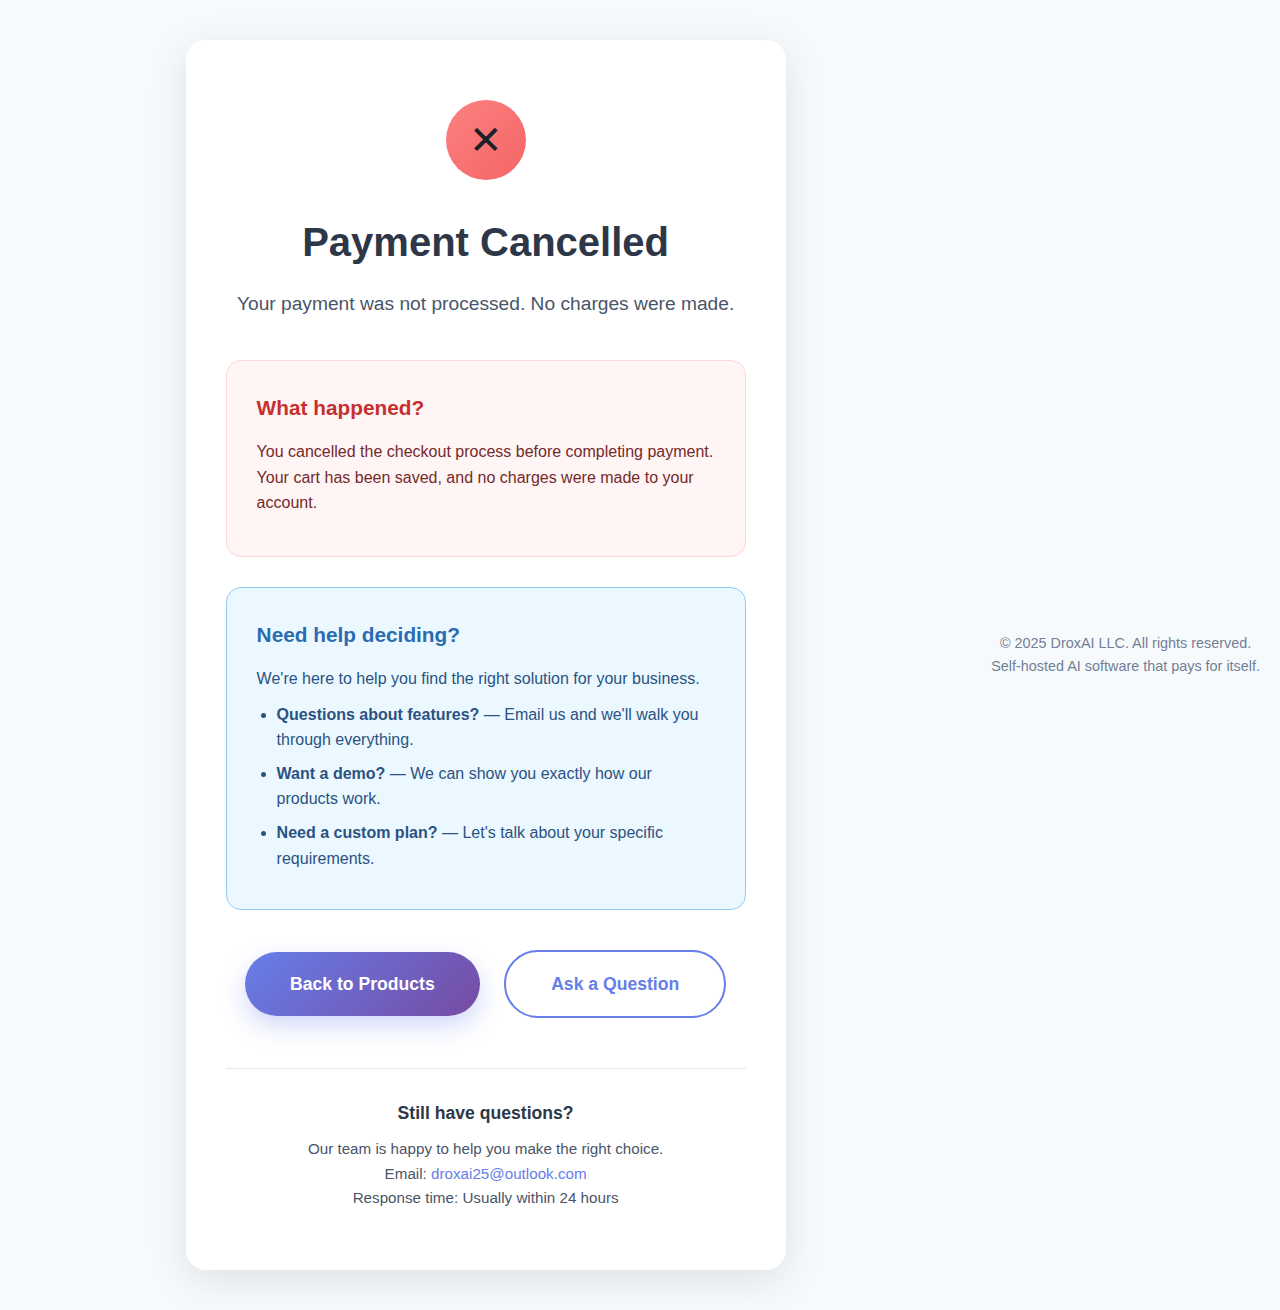
<file: cancel.html>
<!DOCTYPE html>
<html lang="en">
<head>
 <meta charset="UTF-8">
 <meta name="viewport" content="width=device-width, initial-scale=1.0">
 <title>Payment Cancelled — DroxAI</title>
 <style>
 * { margin: 0; padding: 0; box-sizing: border-box; }
 body { 
 font-family: -apple-system, BlinkMacSystemFont, 'Segoe UI', Roboto, sans-serif; 
 line-height: 1.6; 
 color: #1a202c; 
 background: #f7fafc;
 min-height: 100vh;
 display: flex;
 align-items: center;
 justify-content: center;
 }
 .cancel-container {
 max-width: 600px;
 margin: 40px auto;
 padding: 60px 40px;
 background: white;
 border-radius: 20px;
 box-shadow: 0 10px 40px rgba(0,0,0,0.1);
 text-align: center;
 }
 .cancel-icon {
 width: 80px;
 height: 80px;
 background: linear-gradient(135deg, #fc8181 0%, #f56565 100%);
 border-radius: 50%;
 display: flex;
 align-items: center;
 justify-content: center;
 margin: 0 auto 30px;
 font-size: 40px;
 }
 h1 {
 font-size: 2.5rem;
 color: #2d3748;
 margin-bottom: 15px;
 }
 .subtitle {
 font-size: 1.2rem;
 color: #4a5568;
 margin-bottom: 40px;
 }
 .info-box {
 background: #fff5f5;
 border: 1px solid #fed7d7;
 border-radius: 15px;
 padding: 30px;
 text-align: left;
 margin-bottom: 30px;
 }
 .info-box h2 {
 color: #c53030;
 font-size: 1.3rem;
 margin-bottom: 15px;
 }
 .info-box p {
 color: #742a2a;
 font-size: 1rem;
 margin-bottom: 10px;
 }
 .help-box {
 background: #ebf8ff;
 border: 1px solid #90cdf4;
 border-radius: 15px;
 padding: 30px;
 text-align: left;
 margin-bottom: 30px;
 }
 .help-box h2 {
 color: #2b6cb0;
 font-size: 1.3rem;
 margin-bottom: 15px;
 }
 .help-box p {
 color: #2c5282;
 font-size: 1rem;
 margin-bottom: 10px;
 }
 .help-box ul {
 color: #2c5282;
 padding-left: 20px;
 margin-top: 10px;
 }
 .help-box li {
 margin-bottom: 8px;
 }
 .cta-button {
 display: inline-block;
 background: linear-gradient(135deg, #667eea 0%, #764ba2 100%);
 color: white;
 padding: 18px 45px;
 border-radius: 50px;
 text-decoration: none;
 font-weight: 700;
 font-size: 1.1rem;
 box-shadow: 0 10px 25px rgba(102,126,234,0.3);
 transition: all 0.3s ease;
 margin: 10px;
 }
 .cta-button:hover {
 transform: translateY(-3px);
 box-shadow: 0 15px 35px rgba(102,126,234,0.4);
 }
 .cta-button.secondary {
 background: white;
 color: #667eea;
 border: 2px solid #667eea;
 box-shadow: none;
 }
 .cta-button.secondary:hover {
 background: #667eea;
 color: white;
 }
 .support-info {
 margin-top: 40px;
 padding-top: 30px;
 border-top: 1px solid #e2e8f0;
 }
 .support-info h3 {
 color: #2d3748;
 font-size: 1.1rem;
 margin-bottom: 10px;
 }
 .support-info p {
 color: #4a5568;
 font-size: 0.95rem;
 }
 .support-info a {
 color: #667eea;
 text-decoration: none;
 }
 .support-info a:hover {
 text-decoration: underline;
 }
 footer {
 text-align: center;
 padding: 20px;
 color: #718096;
 font-size: 0.9rem;
 }
 @media (max-width: 768px) {
 .cancel-container {
 margin: 20px;
 padding: 40px 25px;
 }
 h1 {
 font-size: 2rem;
 }
 .cta-button {
 display: block;
 margin: 10px 0;
 }
 }
 </style>
</head>
<body>
 <div class="cancel-container">
 <div class="cancel-icon">✕</div>
 
 <h1>Payment Cancelled</h1>
 <p class="subtitle">Your payment was not processed. No charges were made.</p>
 
 <div class="info-box">
 <h2>What happened?</h2>
 <p>You cancelled the checkout process before completing payment. Your cart has been saved, and no charges were made to your account.</p>
 </div>
 
 <div class="help-box">
 <h2>Need help deciding?</h2>
 <p>We're here to help you find the right solution for your business.</p>
 <ul>
 <li><strong>Questions about features?</strong> — Email us and we'll walk you through everything.</li>
 <li><strong>Want a demo?</strong> — We can show you exactly how our products work.</li>
 <li><strong>Need a custom plan?</strong> — Let's talk about your specific requirements.</li>
 </ul>
 </div>
 
 <div>
 <a href="/" class="cta-button">Back to Products</a>
 <a href="mailto:droxai25@outlook.com?subject=I have questions about DroxAI products" class="cta-button secondary">Ask a Question</a>
 </div>
 
 <div class="support-info">
 <h3>Still have questions?</h3>
 <p>Our team is happy to help you make the right choice.</p>
 <p>Email: <a href="mailto:droxai25@outlook.com">droxai25@outlook.com</a></p>
 <p>Response time: Usually within 24 hours</p>
 </div>
 </div>
 
 <footer>
 <p>&copy; 2025 DroxAI LLC. All rights reserved.</p>
 <p>Self-hosted AI software that pays for itself.</p>
 </footer>
</body>
</html>
</file>
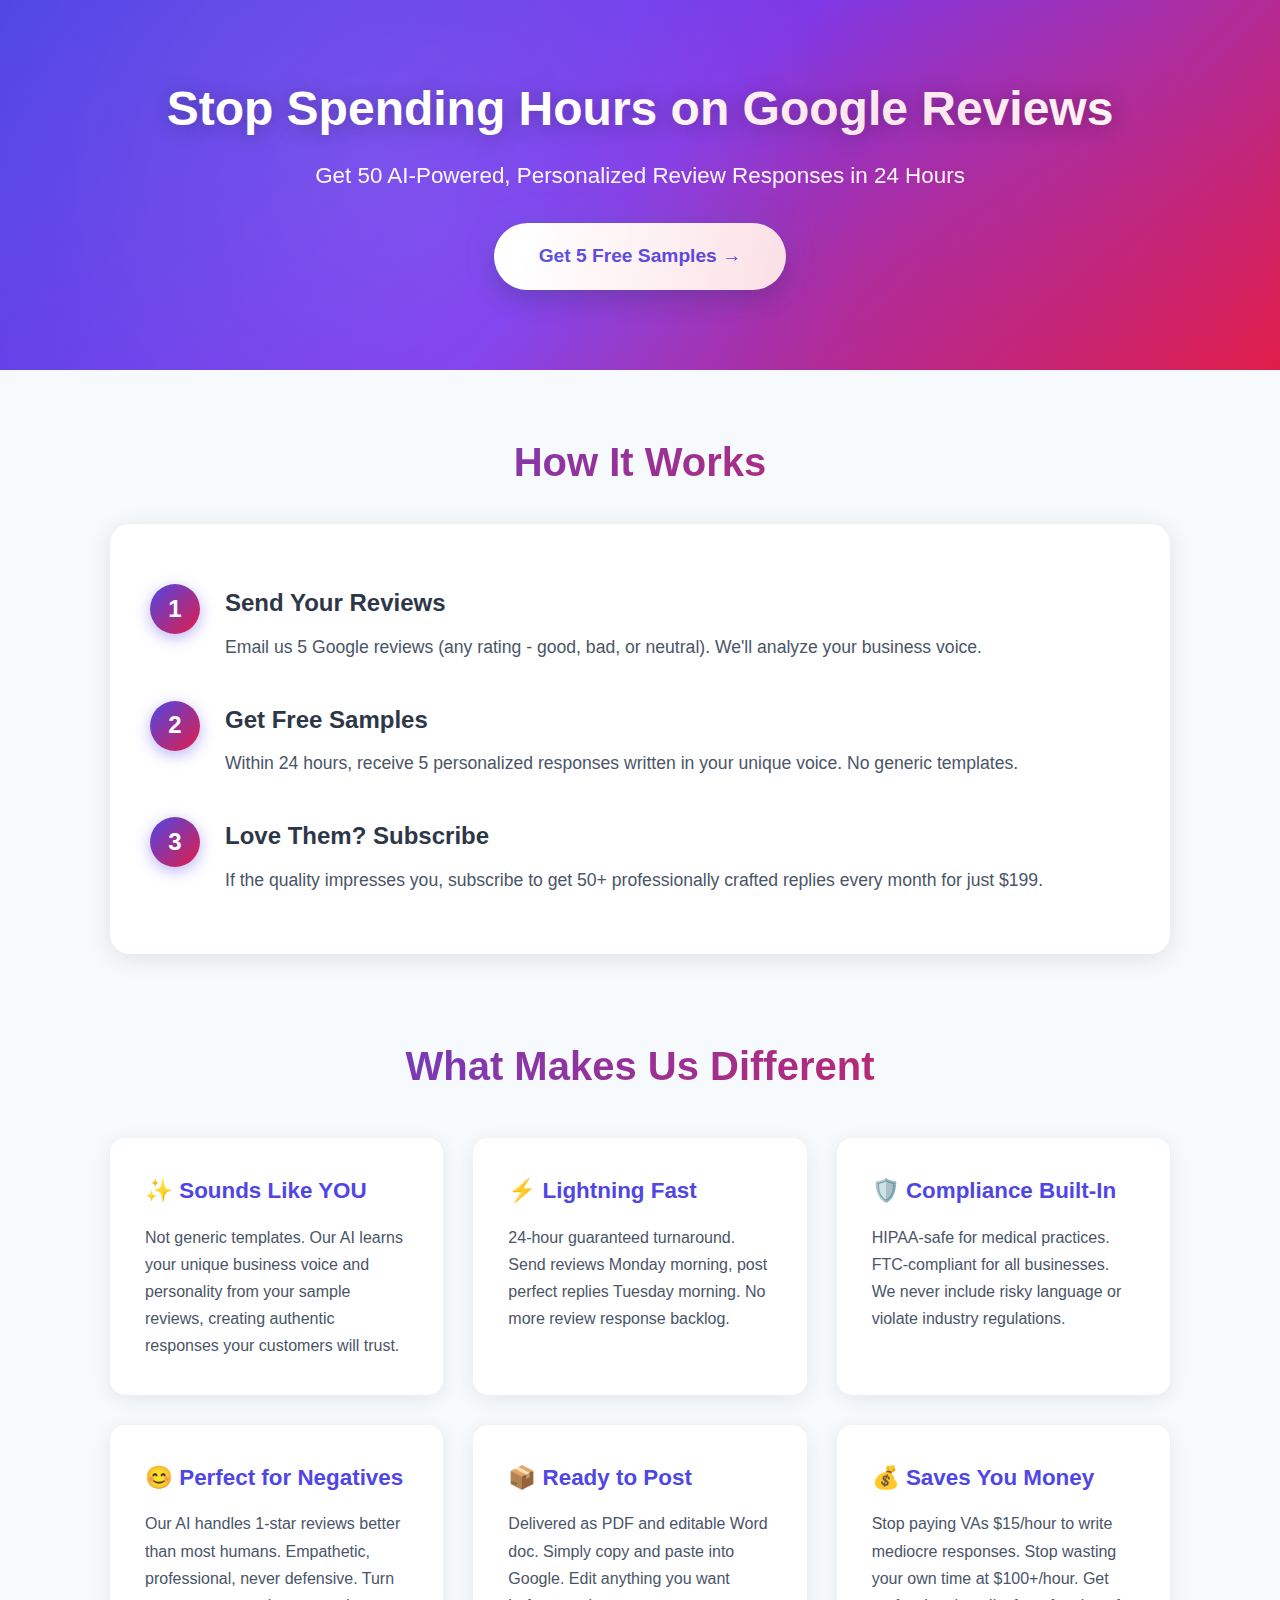
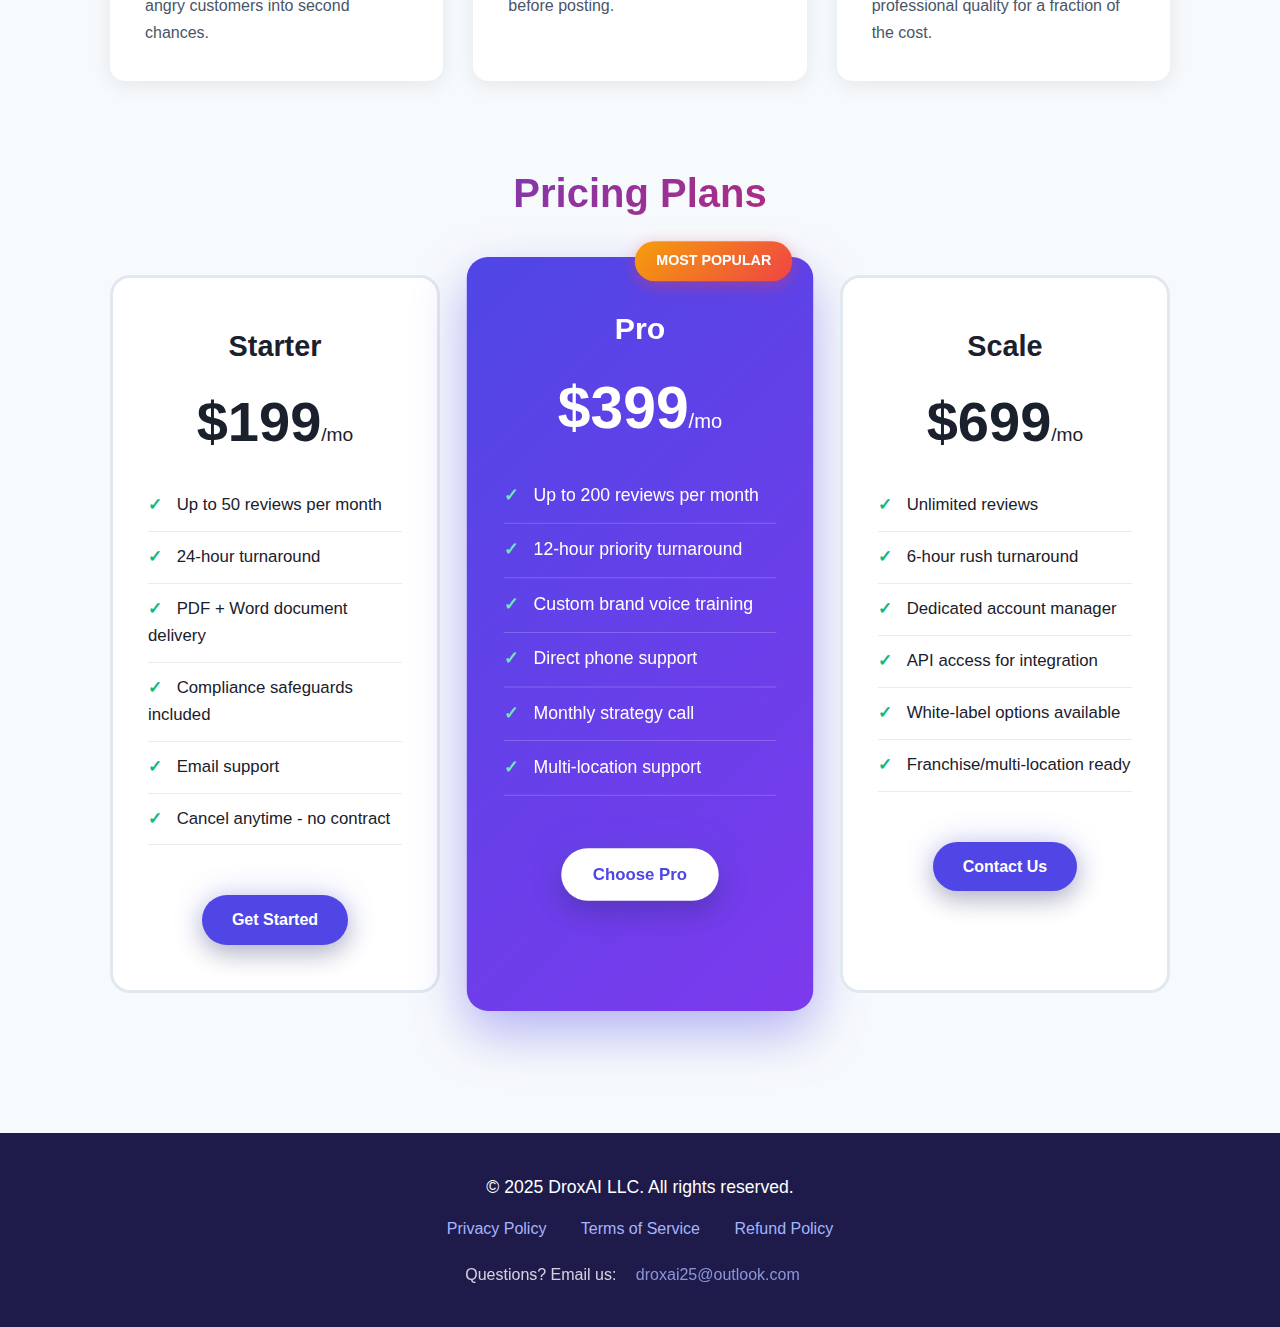
<file: live_check.html>
<!DOCTYPE html>
<html lang="en">
<head>
    <meta charset="UTF-8">
    <meta name="viewport" content="width=device-width, initial-scale=1.0">
    <title>Review Reply Sprint - AI-Powered Review Responses | DroxAI</title>
    <style>
        * { margin: 0; padding: 0; box-sizing: border-box; }
        body { 
            font-family: -apple-system, BlinkMacSystemFont, 'Segoe UI', Roboto, sans-serif; 
            line-height: 1.6; 
            color: #1a202c; 
            background: #f7fafc;
        }
        .hero { 
            background: linear-gradient(135deg, #4f46e5 0%, #7c3aed 50%, #e11d48 100%); 
            color: white; 
            padding: 80px 20px; 
            text-align: center; 
            position: relative;
            overflow: hidden;
        }
        .hero::before {
            content: '';
            position: absolute;
            top: 0; left: 0; right: 0; bottom: 0;
            background: radial-gradient(circle at 30% 50%, rgba(255,255,255,0.1) 0%, transparent 50%),
                        radial-gradient(circle at 70% 80%, rgba(225,29,72,0.2) 0%, transparent 40%);
            pointer-events: none;
        }
        .hero h1 { 
            font-size: 3rem; 
            margin-bottom: 20px; 
            font-weight: 800;
            line-height: 1.2;
            text-shadow: 0 2px 20px rgba(0,0,0,0.3);
        }
        .hero p { 
            font-size: 1.4rem; 
            margin-bottom: 30px; 
            opacity: 0.95;
        }
        .cta-button { 
            display: inline-block; 
            background: white; 
            color: #4f46e5; 
            padding: 18px 45px; 
            border-radius: 50px; 
            text-decoration: none; 
            font-weight: 700; 
            font-size: 1.2rem;
            box-shadow: 0 10px 25px rgba(0,0,0,0.2), 0 0 30px rgba(99,102,241,0.3);
            transition: all 0.3s ease;
        }
        .cta-button:hover { 
            transform: translateY(-3px); 
            box-shadow: 0 15px 35px rgba(0,0,0,0.3), 0 0 40px rgba(99,102,241,0.5); 
        }
        .container { 
            max-width: 1100px; 
            margin: 0 auto; 
            padding: 60px 20px; 
        }
        .section { 
            margin-bottom: 80px; 
        }
        .section h2 { 
            font-size: 2.5rem; 
            margin-bottom: 30px; 
            background: linear-gradient(135deg, #4f46e5, #e11d48);
            -webkit-background-clip: text;
            -webkit-text-fill-color: transparent;
            background-clip: text;
            text-align: center;
        }
        .features { 
            display: grid; 
            grid-template-columns: repeat(auto-fit, minmax(280px, 1fr)); 
            gap: 30px; 
            margin-top: 40px;
        }
        .feature { 
            background: white; 
            padding: 35px; 
            border-radius: 15px;
            box-shadow: 0 4px 20px rgba(0,0,0,0.08);
            transition: transform 0.3s ease, box-shadow 0.3s ease;
        }
        .feature:hover {
            transform: translateY(-5px);
            box-shadow: 0 20px 50px rgba(79,70,229,0.15);
        }
        .feature h3 { 
            color: #4f46e5; 
            margin-bottom: 15px; 
            font-size: 1.4rem;
        }
        .feature p {
            color: #4a5568;
            line-height: 1.7;
        }
        .how-it-works {
            background: white;
            padding: 60px 40px;
            border-radius: 20px;
            box-shadow: 0 4px 25px rgba(0,0,0,0.1);
        }
        .step {
            display: flex;
            align-items: start;
            margin-bottom: 40px;
        }
        .step:last-child {
            margin-bottom: 0;
        }
        .step-number {
            background: linear-gradient(135deg, #4f46e5 0%, #e11d48 100%);
            color: white;
            width: 50px;
            height: 50px;
            border-radius: 50%;
            display: flex;
            align-items: center;
            justify-content: center;
            font-size: 1.5rem;
            font-weight: bold;
            margin-right: 25px;
            flex-shrink: 0;
            box-shadow: 0 4px 15px rgba(79,70,229,0.4);
        }
        .step-content h3 {
            font-size: 1.5rem;
            color: #2d3748;
            margin-bottom: 10px;
        }
        .step-content p {
            color: #4a5568;
            font-size: 1.1rem;
        }
        .pricing { 
            display: grid; 
            grid-template-columns: repeat(auto-fit, minmax(300px, 1fr)); 
            gap: 35px; 
            margin-top: 50px; 
        }
        .price-card { 
            background: white; 
            border: 3px solid #e2e8f0; 
            border-radius: 20px; 
            padding: 45px 35px; 
            text-align: center;
            transition: all 0.3s ease;
            position: relative;
        }
        .price-card:hover {
            border-color: #4f46e5;
            box-shadow: 0 10px 40px rgba(79,70,229,0.2);
        }
        .price-card.featured { 
            background: linear-gradient(135deg, #4f46e5 0%, #7c3aed 100%); 
            color: white; 
            transform: scale(1.05);
            border: none;
            box-shadow: 0 20px 50px rgba(79,70,229,0.4);
        }
        .price-card.featured .badge {
            position: absolute;
            top: -15px;
            right: 20px;
            background: linear-gradient(135deg, #f59e0b, #ef4444);
            color: white;
            padding: 8px 20px;
            border-radius: 25px;
            font-weight: 700;
            font-size: 0.85rem;
            box-shadow: 0 4px 15px rgba(239,68,68,0.4);
        }
        .price-card h3 {
            font-size: 1.8rem;
            margin-bottom: 15px;
        }
        .price { 
            font-size: 3.5rem; 
            font-weight: 800; 
            margin: 25px 0;
            line-height: 1;
        }
        .price span {
            font-size: 1.2rem;
            font-weight: 400;
        }
        .price-card ul { 
            text-align: left; 
            margin: 30px 0; 
            list-style: none; 
        }
        .price-card li { 
            padding: 12px 0; 
            border-bottom: 1px solid rgba(0,0,0,0.08);
            font-size: 1.05rem;
        }
        .price-card.featured li {
            border-bottom-color: rgba(255,255,255,0.2);
        }
        .price-card li:before { 
            content: "✓ "; 
            color: #10b981; 
            font-weight: bold; 
            margin-right: 10px;
        }
        .price-card.featured li:before {
            color: #6ee7b7;
        }
        footer { 
            background: #1e1b4b; 
            color: white; 
            padding: 40px 20px; 
            text-align: center; 
        }
        footer a {
            color: #a5b4fc;
            text-decoration: none;
            margin: 0 15px;
            transition: color 0.2s;
        }
        footer a:hover {
            color: #c7d2fe;
            text-decoration: underline;
        }
        @media (max-width: 768px) {
            .hero h1 { font-size: 2rem; }
            .hero p { font-size: 1.1rem; }
            .section h2 { font-size: 1.8rem; }
            .price { font-size: 2.5rem; }
            .price-card.featured {
                transform: none;
            }
        }
    </style>
</head>
<body>
    <div class="hero">
        <h1>Stop Spending Hours on Google Reviews</h1>
        <p>Get 50 AI-Powered, Personalized Review Responses in 24 Hours</p>
        <a href="mailto:droxai25@outlook.com?subject=Free Review Reply Samples&body=Hi, I'd like to try the free samples!%0D%0A%0D%0AHere are 5 reviews from my business:%0D%0A%0D%0A1. (Rating: __/5) Review text here...%0D%0A2. (Rating: __/5) Review text here...%0D%0A3. (Rating: __/5) Review text here...%0D%0A4. (Rating: __/5) Review text here...%0D%0A5. (Rating: __/5) Review text here...%0D%0A%0D%0ABusiness Name:%0D%0AYour Name:%0D%0APhone:" 
           class="cta-button">
            Get 5 Free Samples →
        </a>
    </div>

    <div class="container">
        <div class="section">
            <h2>How It Works</h2>
            <div class="how-it-works">
                <div class="step">
                    <div class="step-number">1</div>
                    <div class="step-content">
                        <h3>Send Your Reviews</h3>
                        <p>Email us 5 Google reviews (any rating - good, bad, or neutral). We'll analyze your business voice.</p>
                    </div>
                </div>
                <div class="step">
                    <div class="step-number">2</div>
                    <div class="step-content">
                        <h3>Get Free Samples</h3>
                        <p>Within 24 hours, receive 5 personalized responses written in your unique voice. No generic templates.</p>
                    </div>
                </div>
                <div class="step">
                    <div class="step-number">3</div>
                    <div class="step-content">
                        <h3>Love Them? Subscribe</h3>
                        <p>If the quality impresses you, subscribe to get 50+ professionally crafted replies every month for just $199.</p>
                    </div>
                </div>
            </div>
        </div>

        <div class="section">
            <h2>What Makes Us Different</h2>
            <div class="features">
                <div class="feature">
                    <h3>✨ Sounds Like YOU</h3>
                    <p>Not generic templates. Our AI learns your unique business voice and personality from your sample reviews, creating authentic responses your customers will trust.</p>
                </div>
                <div class="feature">
                    <h3>⚡ Lightning Fast</h3>
                    <p>24-hour guaranteed turnaround. Send reviews Monday morning, post perfect replies Tuesday morning. No more review response backlog.</p>
                </div>
                <div class="feature">
                    <h3>🛡️ Compliance Built-In</h3>
                    <p>HIPAA-safe for medical practices. FTC-compliant for all businesses. We never include risky language or violate industry regulations.</p>
                </div>
                <div class="feature">
                    <h3>😊 Perfect for Negatives</h3>
                    <p>Our AI handles 1-star reviews better than most humans. Empathetic, professional, never defensive. Turn angry customers into second chances.</p>
                </div>
                <div class="feature">
                    <h3>📦 Ready to Post</h3>
                    <p>Delivered as PDF and editable Word doc. Simply copy and paste into Google. Edit anything you want before posting.</p>
                </div>
                <div class="feature">
                    <h3>💰 Saves You Money</h3>
                    <p>Stop paying VAs $15/hour to write mediocre responses. Stop wasting your own time at $100+/hour. Get professional quality for a fraction of the cost.</p>
                </div>
            </div>
        </div>

        <div class="section">
            <h2>Pricing Plans</h2>
            <div class="pricing">
                <div class="price-card">
                    <h3>Starter</h3>
                    <div class="price">$199<span>/mo</span></div>
                    <ul>
                        <li>Up to 50 reviews per month</li>
                        <li>24-hour turnaround</li>
                        <li>PDF + Word document delivery</li>
                        <li>Compliance safeguards included</li>
                        <li>Email support</li>
                        <li>Cancel anytime - no contract</li>
                    </ul>
                    <a href="mailto:droxai25@outlook.com?subject=Sign Up - Starter Plan ($199/month)&body=Hi, I'd like to subscribe to the Starter Plan.%0D%0A%0D%0ABusiness Name:%0D%0AYour Name:%0D%0AEmail:%0D%0APhone:" 
                       class="cta-button" style="background:#4f46e5;color:white;margin-top:20px;padding:12px 30px;font-size:1rem">
                        Get Started
                    </a>
                </div>
                
                <div class="price-card featured">
                    <div class="badge">MOST POPULAR</div>
                    <h3>Pro</h3>
                    <div class="price">$399<span>/mo</span></div>
                    <ul>
                        <li>Up to 200 reviews per month</li>
                        <li>12-hour priority turnaround</li>
                        <li>Custom brand voice training</li>
                        <li>Direct phone support</li>
                        <li>Monthly strategy call</li>
                        <li>Multi-location support</li>
                    </ul>
                    <a href="mailto:droxai25@outlook.com?subject=Sign Up - Pro Plan ($399/month)&body=Hi, I'd like to subscribe to the Pro Plan.%0D%0A%0D%0ABusiness Name:%0D%0AYour Name:%0D%0AEmail:%0D%0APhone:" 
                       class="cta-button" style="margin-top:20px;padding:12px 30px;font-size:1rem">
                        Choose Pro
                    </a>
                </div>
                
                <div class="price-card">
                    <h3>Scale</h3>
                    <div class="price">$699<span>/mo</span></div>
                    <ul>
                        <li>Unlimited reviews</li>
                        <li>6-hour rush turnaround</li>
                        <li>Dedicated account manager</li>
                        <li>API access for integration</li>
                        <li>White-label options available</li>
                        <li>Franchise/multi-location ready</li>
                    </ul>
                    <a href="mailto:droxai25@outlook.com?subject=Scale Plan Inquiry&body=Hi, I'd like to learn more about the Scale Plan.%0D%0A%0D%0ABusiness Name:%0D%0ANumber of Locations:%0D%0AMonthly Review Volume:%0D%0AYour Name:%0D%0AEmail:%0D%0APhone:" 
                       class="cta-button" style="background:#4f46e5;color:white;margin-top:20px;padding:12px 30px;font-size:1rem">
                        Contact Us
                    </a>
                </div>
            </div>
        </div>

    </div>

    <footer>
        <p style="font-size:1.1rem;margin-bottom:15px">&copy; 2025 DroxAI LLC. All rights reserved.</p>
        <p>
            <a href="/privacy.html">Privacy Policy</a>
            <a href="/terms.html">Terms of Service</a>
            <a href="/refund.html">Refund Policy</a>
        </p>
        <p style="margin-top:20px;opacity:0.8">
            Questions? Email us: <a href="mailto:droxai25@outlook.com">droxai25@outlook.com</a>
        </p>
    </footer>
</body>
</html>
</file>
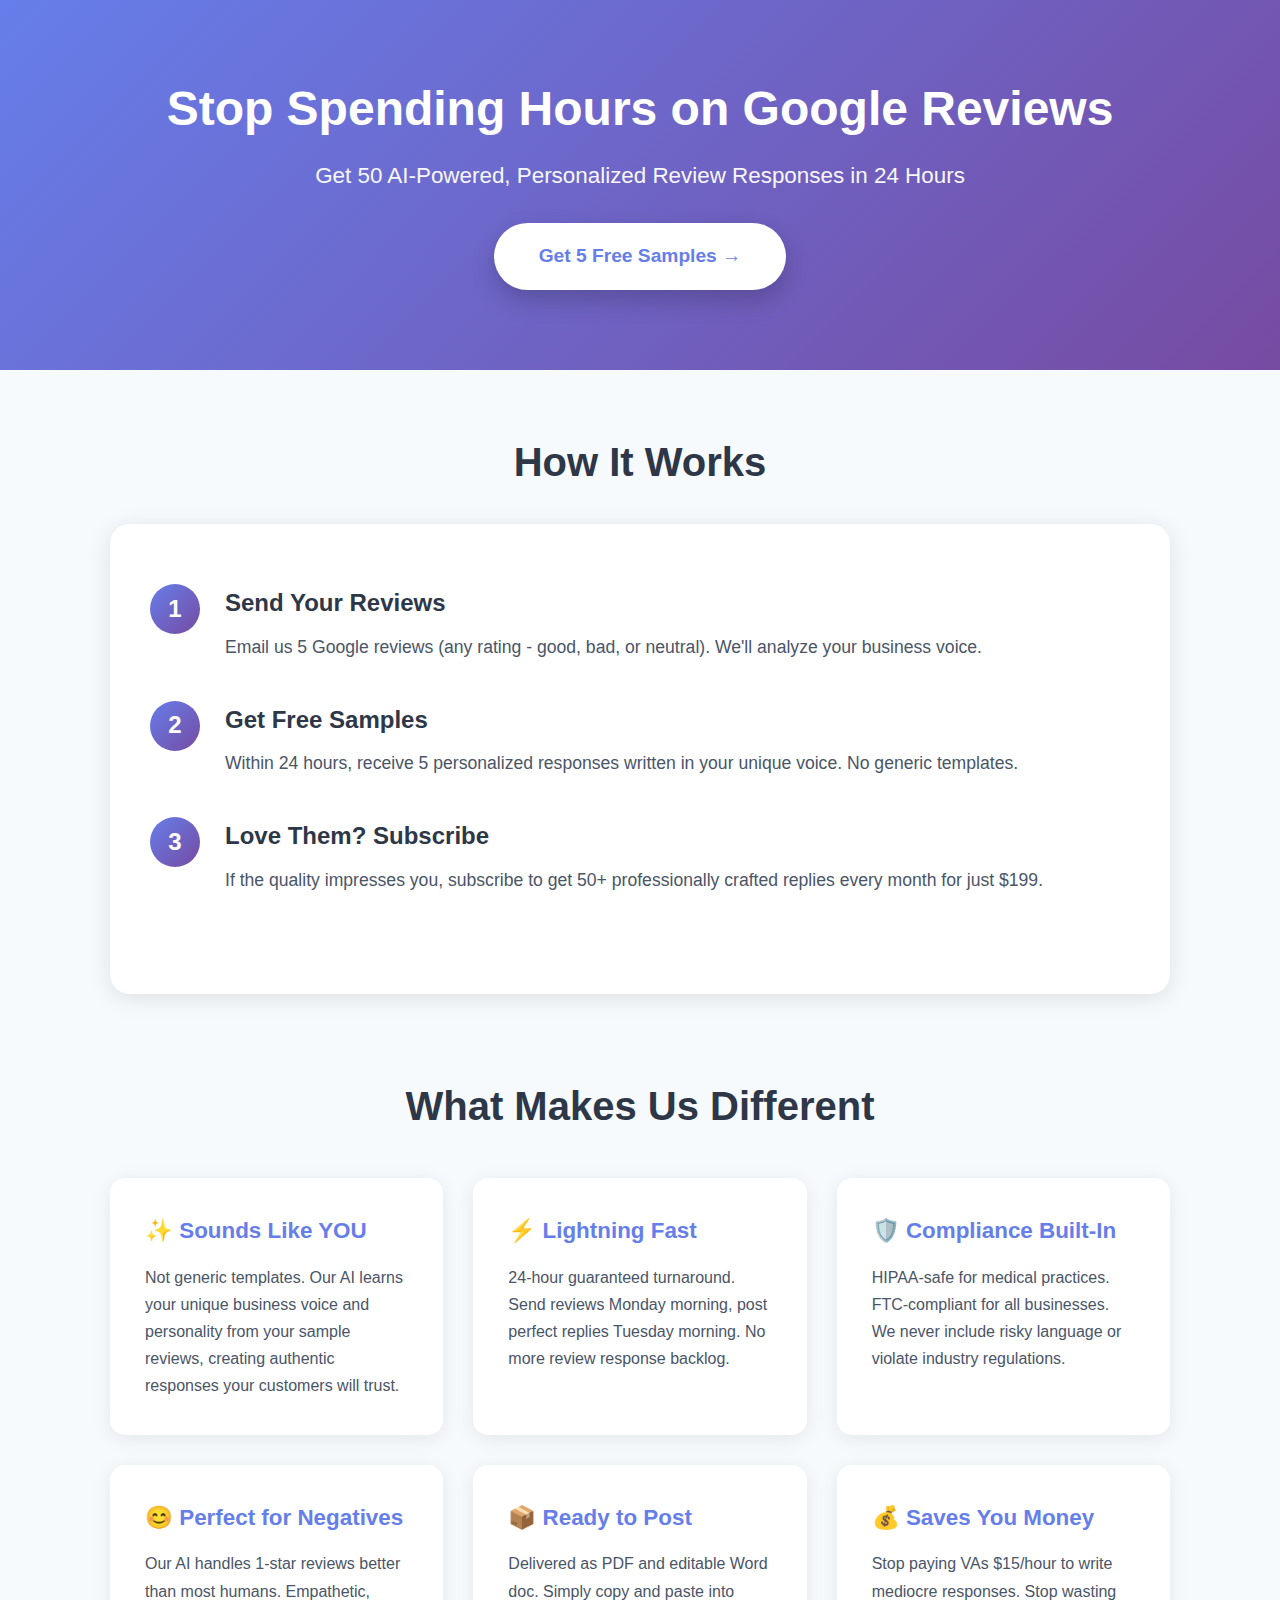
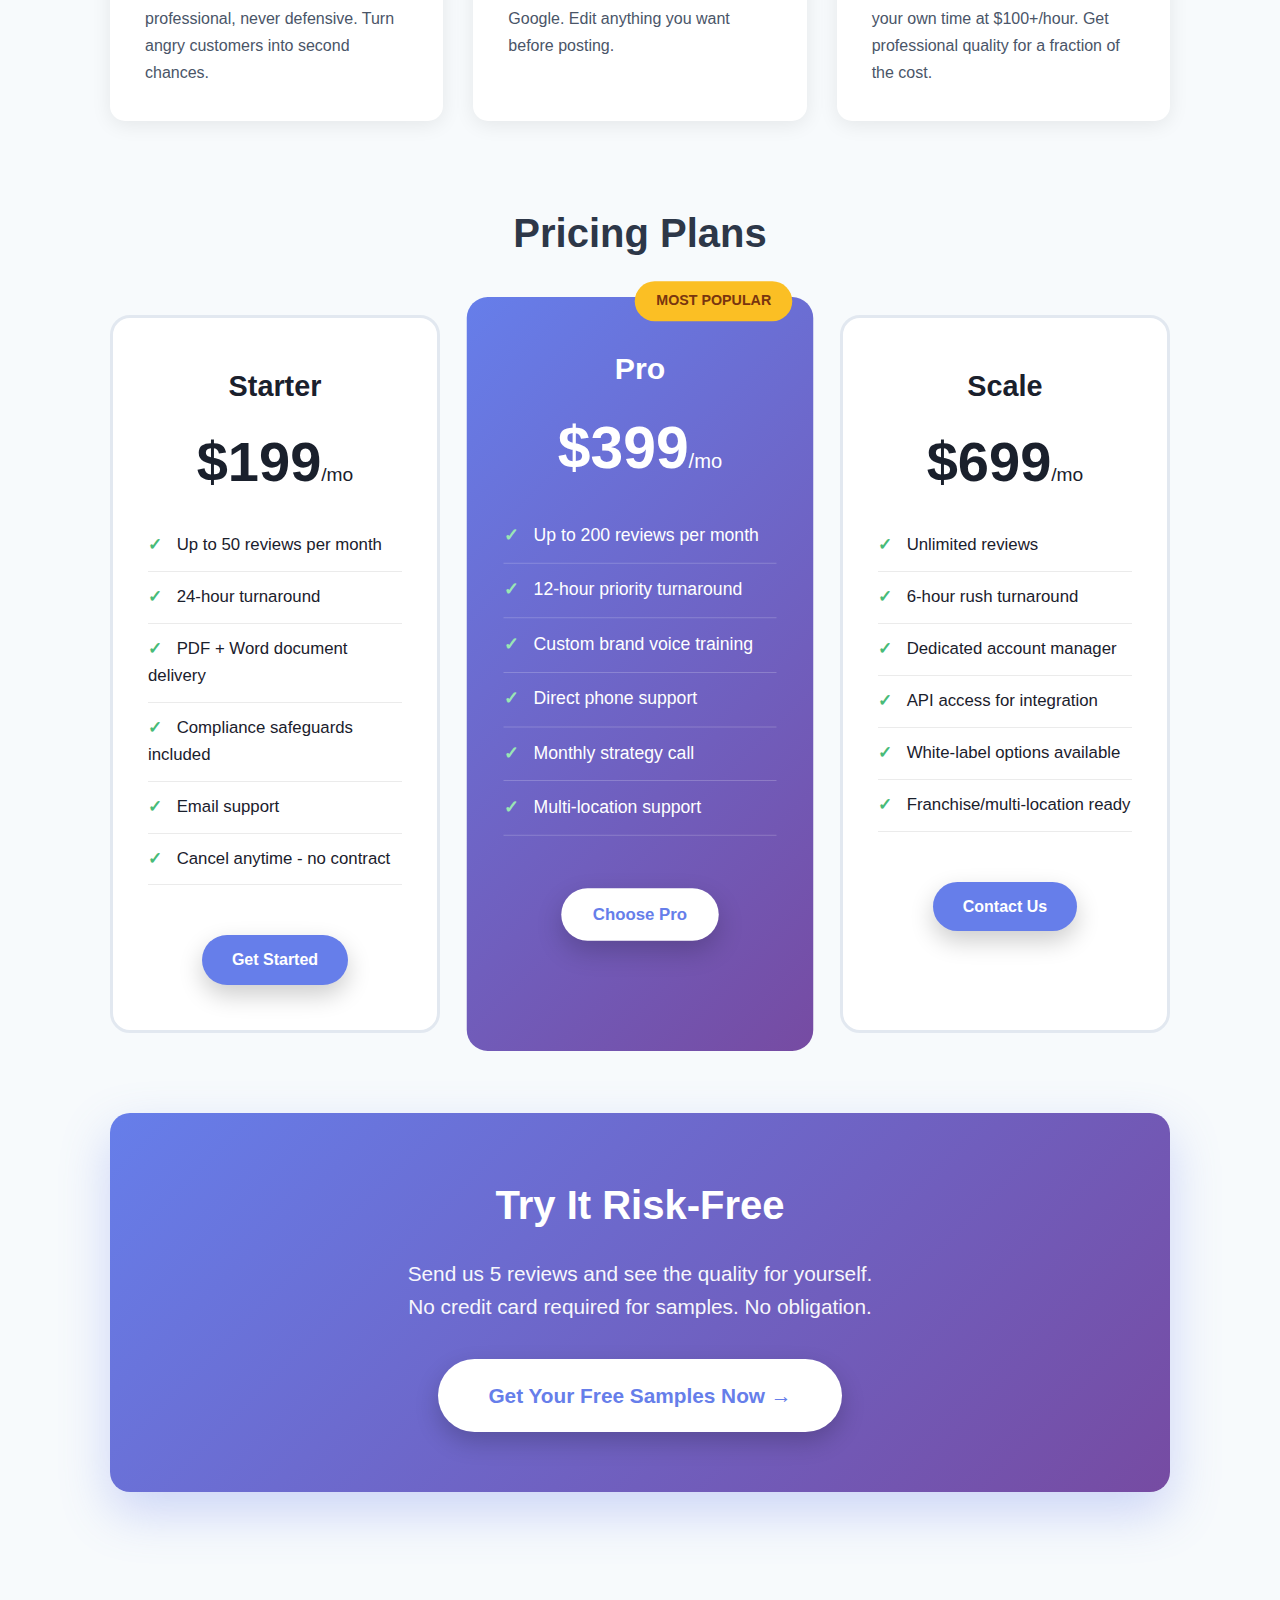
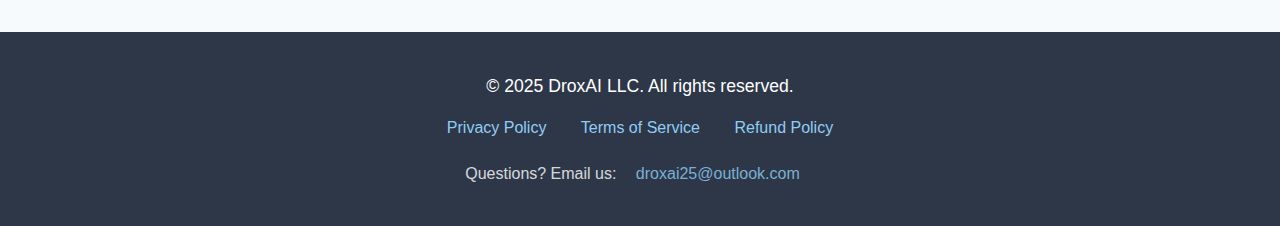
<file: review-reply.html>
<!DOCTYPE html>
<html lang="en">
<head>
    <meta charset="UTF-8">
    <meta name="viewport" content="width=device-width, initial-scale=1.0">
    <title>Review Reply Sprint - AI-Powered Review Responses | DroxAI</title>
    <style>
        * { margin: 0; padding: 0; box-sizing: border-box; }
        body { 
            font-family: -apple-system, BlinkMacSystemFont, 'Segoe UI', Roboto, sans-serif; 
            line-height: 1.6; 
            color: #1a202c; 
            background: #f7fafc;
        }
        .hero { 
            background: linear-gradient(135deg, #667eea 0%, #764ba2 100%); 
            color: white; 
            padding: 80px 20px; 
            text-align: center; 
        }
        .hero h1 { 
            font-size: 3rem; 
            margin-bottom: 20px; 
            font-weight: 800;
            line-height: 1.2;
        }
        .hero p { 
            font-size: 1.4rem; 
            margin-bottom: 30px; 
            opacity: 0.95;
        }
        .cta-button { 
            display: inline-block; 
            background: white; 
            color: #667eea; 
            padding: 18px 45px; 
            border-radius: 50px; 
            text-decoration: none; 
            font-weight: 700; 
            font-size: 1.2rem;
            box-shadow: 0 10px 25px rgba(0,0,0,0.2);
            transition: all 0.3s ease;
        }
        .cta-button:hover { 
            transform: translateY(-3px); 
            box-shadow: 0 15px 35px rgba(0,0,0,0.3); 
        }
        .container { 
            max-width: 1100px; 
            margin: 0 auto; 
            padding: 60px 20px; 
        }
        .section { 
            margin-bottom: 80px; 
        }
        .section h2 { 
            font-size: 2.5rem; 
            margin-bottom: 30px; 
            color: #2d3748;
            text-align: center;
        }
        .features { 
            display: grid; 
            grid-template-columns: repeat(auto-fit, minmax(280px, 1fr)); 
            gap: 30px; 
            margin-top: 40px;
        }
        .feature { 
            background: white; 
            padding: 35px; 
            border-radius: 15px;
            box-shadow: 0 4px 20px rgba(0,0,0,0.08);
            transition: transform 0.3s ease;
        }
        .feature:hover {
            transform: translateY(-5px);
        }
        .feature h3 { 
            color: #667eea; 
            margin-bottom: 15px; 
            font-size: 1.4rem;
        }
        .feature p {
            color: #4a5568;
            line-height: 1.7;
        }
        .how-it-works {
            background: white;
            padding: 60px 40px;
            border-radius: 20px;
            box-shadow: 0 4px 25px rgba(0,0,0,0.1);
        }
        .step {
            display: flex;
            align-items: start;
            margin-bottom: 40px;
        }
        .step-number {
            background: linear-gradient(135deg, #667eea 0%, #764ba2 100%);
            color: white;
            width: 50px;
            height: 50px;
            border-radius: 50%;
            display: flex;
            align-items: center;
            justify-content: center;
            font-size: 1.5rem;
            font-weight: bold;
            margin-right: 25px;
            flex-shrink: 0;
        }
        .step-content h3 {
            font-size: 1.5rem;
            color: #2d3748;
            margin-bottom: 10px;
        }
        .step-content p {
            color: #4a5568;
            font-size: 1.1rem;
        }
        .pricing { 
            display: grid; 
            grid-template-columns: repeat(auto-fit, minmax(300px, 1fr)); 
            gap: 35px; 
            margin-top: 50px; 
        }
        .price-card { 
            background: white; 
            border: 3px solid #e2e8f0; 
            border-radius: 20px; 
            padding: 45px 35px; 
            text-align: center;
            transition: all 0.3s ease;
            position: relative;
        }
        .price-card:hover {
            border-color: #667eea;
            box-shadow: 0 10px 40px rgba(102, 126, 234, 0.2);
        }
        .price-card.featured { 
            background: linear-gradient(135deg, #667eea 0%, #764ba2 100%); 
            color: white; 
            transform: scale(1.05);
            border: none;
        }
        .price-card.featured .badge {
            position: absolute;
            top: -15px;
            right: 20px;
            background: #fbbf24;
            color: #78350f;
            padding: 8px 20px;
            border-radius: 25px;
            font-weight: 700;
            font-size: 0.85rem;
        }
        .price-card h3 {
            font-size: 1.8rem;
            margin-bottom: 15px;
        }
        .price { 
            font-size: 3.5rem; 
            font-weight: 800; 
            margin: 25px 0;
            line-height: 1;
        }
        .price span {
            font-size: 1.2rem;
            font-weight: 400;
        }
        .price-card ul { 
            text-align: left; 
            margin: 30px 0; 
            list-style: none; 
        }
        .price-card li { 
            padding: 12px 0; 
            border-bottom: 1px solid rgba(0,0,0,0.08);
            font-size: 1.05rem;
        }
        .price-card.featured li {
            border-bottom-color: rgba(255,255,255,0.2);
        }
        .price-card li:before { 
            content: "✓ "; 
            color: #48bb78; 
            font-weight: bold; 
            margin-right: 10px;
        }
        .price-card.featured li:before {
            color: #9ae6b4;
        }
        .cta-box {
            background: linear-gradient(135deg, #667eea 0%, #764ba2 100%);
            padding: 60px 40px;
            border-radius: 20px;
            text-align: center;
            color: white;
            box-shadow: 0 20px 50px rgba(102, 126, 234, 0.3);
        }
        .cta-box h2 {
            color: white;
            margin-bottom: 20px;
        }
        .cta-box p {
            font-size: 1.3rem;
            margin-bottom: 35px;
            opacity: 0.95;
        }
        footer { 
            background: #2d3748; 
            color: white; 
            padding: 40px 20px; 
            text-align: center; 
        }
        footer a {
            color: #90cdf4;
            text-decoration: none;
            margin: 0 15px;
        }
        footer a:hover {
            text-decoration: underline;
        }
        @media (max-width: 768px) {
            .hero h1 { font-size: 2rem; }
            .hero p { font-size: 1.1rem; }
            .section h2 { font-size: 1.8rem; }
            .price { font-size: 2.5rem; }
        }
    </style>
</head>
<body>
    <div class="hero">
        <h1>Stop Spending Hours on Google Reviews</h1>
        <p>Get 50 AI-Powered, Personalized Review Responses in 24 Hours</p>
        <a href="mailto:droxai25@outlook.com?subject=Free Review Reply Samples&body=Hi, I'd like to try the free samples!%0D%0A%0D%0AHere are 5 reviews from my business:%0D%0A%0D%0A1. (Rating: __/5) Review text here...%0D%0A2. (Rating: __/5) Review text here...%0D%0A3. (Rating: __/5) Review text here...%0D%0A4. (Rating: __/5) Review text here...%0D%0A5. (Rating: __/5) Review text here...%0D%0A%0D%0ABusiness Name:%0D%0AYour Name:%0D%0APhone:" 
           class="cta-button">
            Get 5 Free Samples →
        </a>
    </div>

    <div class="container">
        <div class="section">
            <h2>How It Works</h2>
            <div class="how-it-works">
                <div class="step">
                    <div class="step-number">1</div>
                    <div class="step-content">
                        <h3>Send Your Reviews</h3>
                        <p>Email us 5 Google reviews (any rating - good, bad, or neutral). We'll analyze your business voice.</p>
                    </div>
                </div>
                <div class="step">
                    <div class="step-number">2</div>
                    <div class="step-content">
                        <h3>Get Free Samples</h3>
                        <p>Within 24 hours, receive 5 personalized responses written in your unique voice. No generic templates.</p>
                    </div>
                </div>
                <div class="step">
                    <div class="step-number">3</div>
                    <div class="step-content">
                        <h3>Love Them? Subscribe</h3>
                        <p>If the quality impresses you, subscribe to get 50+ professionally crafted replies every month for just $199.</p>
                    </div>
                </div>
            </div>
        </div>

        <div class="section">
            <h2>What Makes Us Different</h2>
            <div class="features">
                <div class="feature">
                    <h3>✨ Sounds Like YOU</h3>
                    <p>Not generic templates. Our AI learns your unique business voice and personality from your sample reviews, creating authentic responses your customers will trust.</p>
                </div>
                <div class="feature">
                    <h3>⚡ Lightning Fast</h3>
                    <p>24-hour guaranteed turnaround. Send reviews Monday morning, post perfect replies Tuesday morning. No more review response backlog.</p>
                </div>
                <div class="feature">
                    <h3>🛡️ Compliance Built-In</h3>
                    <p>HIPAA-safe for medical practices. FTC-compliant for all businesses. We never include risky language or violate industry regulations.</p>
                </div>
                <div class="feature">
                    <h3>😊 Perfect for Negatives</h3>
                    <p>Our AI handles 1-star reviews better than most humans. Empathetic, professional, never defensive. Turn angry customers into second chances.</p>
                </div>
                <div class="feature">
                    <h3>📦 Ready to Post</h3>
                    <p>Delivered as PDF and editable Word doc. Simply copy and paste into Google. Edit anything you want before posting.</p>
                </div>
                <div class="feature">
                    <h3>💰 Saves You Money</h3>
                    <p>Stop paying VAs $15/hour to write mediocre responses. Stop wasting your own time at $100+/hour. Get professional quality for a fraction of the cost.</p>
                </div>
            </div>
        </div>

        <div class="section">
            <h2>Pricing Plans</h2>
            <div class="pricing">
                <div class="price-card">
                    <h3>Starter</h3>
                    <div class="price">$199<span>/mo</span></div>
                    <ul>
                        <li>Up to 50 reviews per month</li>
                        <li>24-hour turnaround</li>
                        <li>PDF + Word document delivery</li>
                        <li>Compliance safeguards included</li>
                        <li>Email support</li>
                        <li>Cancel anytime - no contract</li>
                    </ul>
                    <a href="mailto:droxai25@outlook.com?subject=Sign Up - Starter Plan ($199/month)&body=Hi, I'd like to subscribe to the Starter Plan.%0D%0A%0D%0ABusiness Name:%0D%0AYour Name:%0D%0AEmail:%0D%0APhone:" 
                       class="cta-button" style="background:#667eea;color:white;margin-top:20px;padding:12px 30px;font-size:1rem">
                        Get Started
                    </a>
                </div>
                
                <div class="price-card featured">
                    <div class="badge">MOST POPULAR</div>
                    <h3>Pro</h3>
                    <div class="price">$399<span>/mo</span></div>
                    <ul>
                        <li>Up to 200 reviews per month</li>
                        <li>12-hour priority turnaround</li>
                        <li>Custom brand voice training</li>
                        <li>Direct phone support</li>
                        <li>Monthly strategy call</li>
                        <li>Multi-location support</li>
                    </ul>
                    <a href="mailto:droxai25@outlook.com?subject=Sign Up - Pro Plan ($399/month)&body=Hi, I'd like to subscribe to the Pro Plan.%0D%0A%0D%0ABusiness Name:%0D%0AYour Name:%0D%0AEmail:%0D%0APhone:" 
                       class="cta-button" style="margin-top:20px;padding:12px 30px;font-size:1rem">
                        Choose Pro
                    </a>
                </div>
                
                <div class="price-card">
                    <h3>Scale</h3>
                    <div class="price">$699<span>/mo</span></div>
                    <ul>
                        <li>Unlimited reviews</li>
                        <li>6-hour rush turnaround</li>
                        <li>Dedicated account manager</li>
                        <li>API access for integration</li>
                        <li>White-label options available</li>
                        <li>Franchise/multi-location ready</li>
                    </ul>
                    <a href="mailto:droxai25@outlook.com?subject=Scale Plan Inquiry&body=Hi, I'd like to learn more about the Scale Plan.%0D%0A%0D%0ABusiness Name:%0D%0ANumber of Locations:%0D%0AMonthly Review Volume:%0D%0AYour Name:%0D%0AEmail:%0D%0APhone:" 
                       class="cta-button" style="background:#667eea;color:white;margin-top:20px;padding:12px 30px;font-size:1rem">
                        Contact Us
                    </a>
                </div>
            </div>
        </div>

        <div class="section">
            <div class="cta-box">
                <h2>Try It Risk-Free</h2>
                <p>
                    Send us 5 reviews and see the quality for yourself.<br>
                    No credit card required for samples. No obligation.
                </p>
                <a href="mailto:droxai25@outlook.com?subject=Free Review Reply Samples&body=Hi, I'd like to try the free samples!%0D%0A%0D%0AHere are 5 reviews from my business:%0D%0A%0D%0A1. (Rating: __/5) Review text here...%0D%0A2. (Rating: __/5) Review text here...%0D%0A3. (Rating: __/5) Review text here...%0D%0A4. (Rating: __/5) Review text here...%0D%0A5. (Rating: __/5) Review text here...%0D%0A%0D%0ABusiness Name:%0D%0AYour Name:%0D%0APhone:" 
                   class="cta-button" style="padding:20px 50px;font-size:1.3rem">
                    Get Your Free Samples Now →
                </a>
            </div>
        </div>
    </div>

    <footer>
        <p style="font-size:1.1rem;margin-bottom:15px">&copy; 2025 DroxAI LLC. All rights reserved.</p>
        <p>
            <a href="/privacy.html">Privacy Policy</a>
            <a href="/terms.html">Terms of Service</a>
            <a href="/refund.html">Refund Policy</a>
        </p>
        <p style="margin-top:20px;opacity:0.8">
            Questions? Email us: <a href="mailto:droxai25@outlook.com">droxai25@outlook.com</a>
        </p>
    </footer>
</body>
</html>
</file>
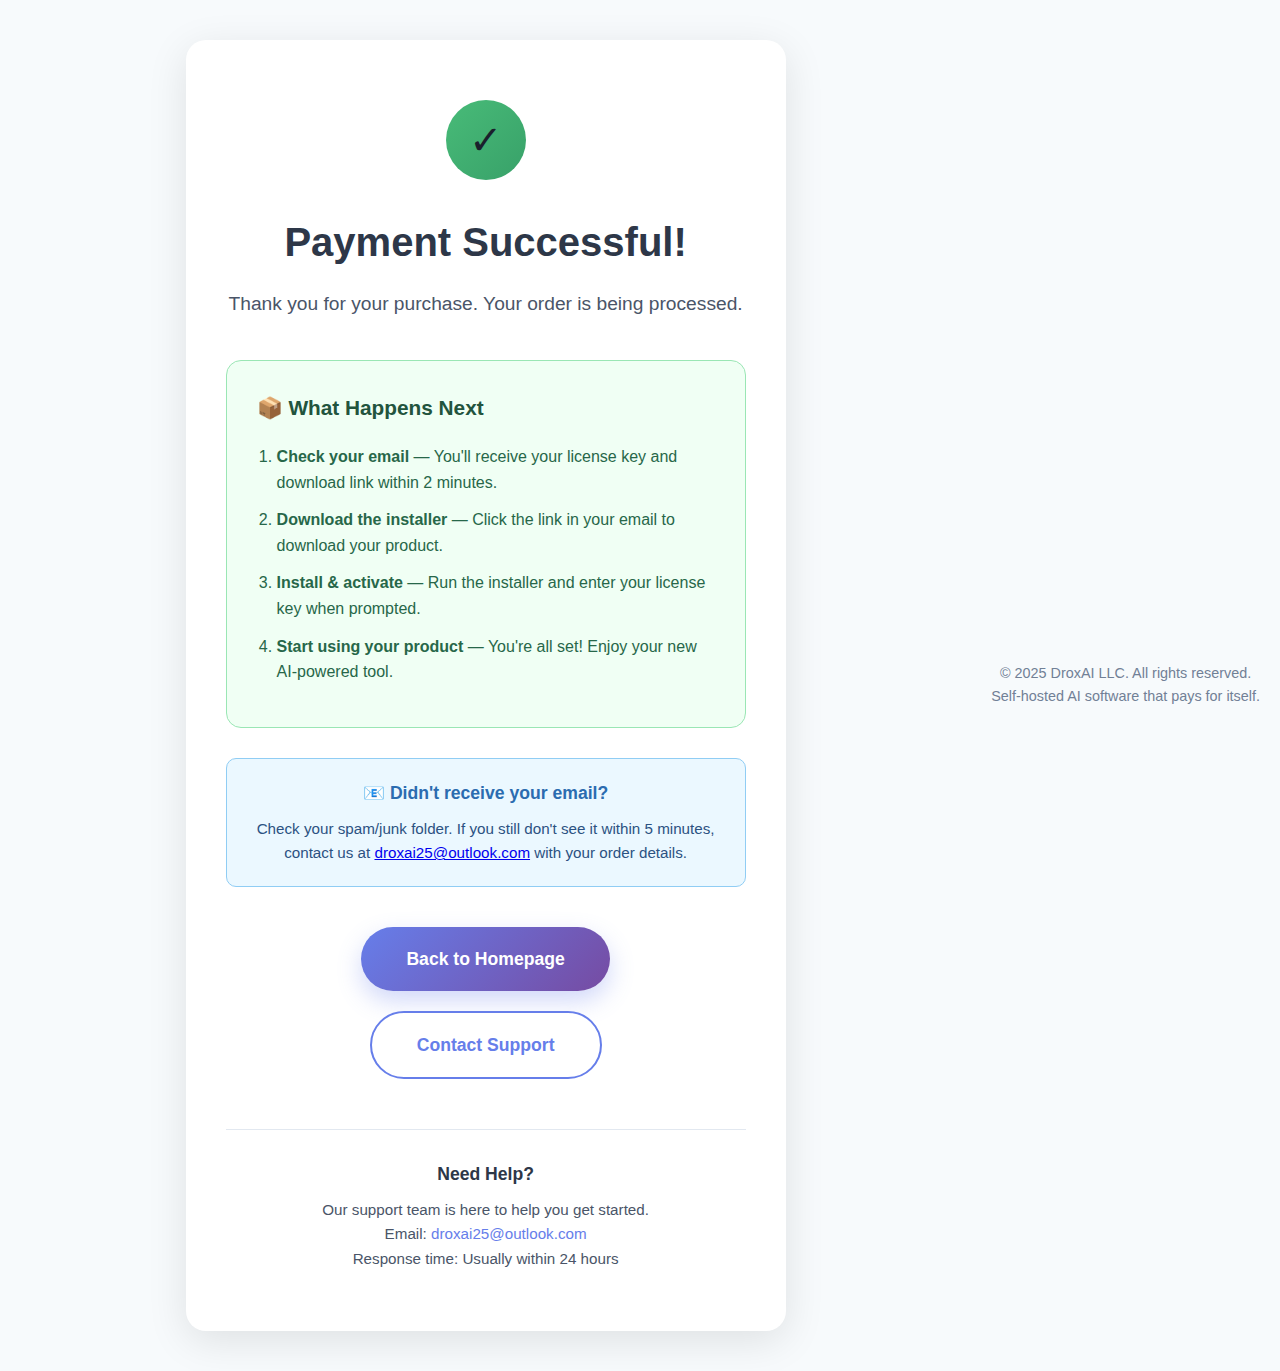
<file: success.html>
<!DOCTYPE html>
<html lang="en">
<head>
 <meta charset="UTF-8">
 <meta name="viewport" content="width=device-width, initial-scale=1.0">
 <title>Payment Successful — DroxAI</title>
 <style>
 * { margin: 0; padding: 0; box-sizing: border-box; }
 body { 
 font-family: -apple-system, BlinkMacSystemFont, 'Segoe UI', Roboto, sans-serif; 
 line-height: 1.6; 
 color: #1a202c; 
 background: #f7fafc;
 min-height: 100vh;
 display: flex;
 align-items: center;
 justify-content: center;
 }
 .success-container {
 max-width: 600px;
 margin: 40px auto;
 padding: 60px 40px;
 background: white;
 border-radius: 20px;
 box-shadow: 0 10px 40px rgba(0,0,0,0.1);
 text-align: center;
 }
 .success-icon {
 width: 80px;
 height: 80px;
 background: linear-gradient(135deg, #48bb78 0%, #38a169 100%);
 border-radius: 50%;
 display: flex;
 align-items: center;
 justify-content: center;
 margin: 0 auto 30px;
 font-size: 40px;
 }
 h1 {
 font-size: 2.5rem;
 color: #2d3748;
 margin-bottom: 15px;
 }
 .subtitle {
 font-size: 1.2rem;
 color: #4a5568;
 margin-bottom: 40px;
 }
 .next-steps {
 background: #f0fff4;
 border: 1px solid #9ae6b4;
 border-radius: 15px;
 padding: 30px;
 text-align: left;
 margin-bottom: 30px;
 }
 .next-steps h2 {
 color: #22543d;
 font-size: 1.3rem;
 margin-bottom: 20px;
 }
 .next-steps ol {
 color: #276749;
 padding-left: 20px;
 }
 .next-steps li {
 margin-bottom: 12px;
 font-size: 1rem;
 }
 .info-box {
 background: #ebf8ff;
 border: 1px solid #90cdf4;
 border-radius: 10px;
 padding: 20px;
 margin-bottom: 30px;
 }
 .info-box h3 {
 color: #2b6cb0;
 font-size: 1.1rem;
 margin-bottom: 10px;
 }
 .info-box p {
 color: #2c5282;
 font-size: 0.95rem;
 }
 .cta-button {
 display: inline-block;
 background: linear-gradient(135deg, #667eea 0%, #764ba2 100%);
 color: white;
 padding: 18px 45px;
 border-radius: 50px;
 text-decoration: none;
 font-weight: 700;
 font-size: 1.1rem;
 box-shadow: 0 10px 25px rgba(102,126,234,0.3);
 transition: all 0.3s ease;
 margin: 10px;
 }
 .cta-button:hover {
 transform: translateY(-3px);
 box-shadow: 0 15px 35px rgba(102,126,234,0.4);
 }
 .cta-button.secondary {
 background: white;
 color: #667eea;
 border: 2px solid #667eea;
 box-shadow: none;
 }
 .cta-button.secondary:hover {
 background: #667eea;
 color: white;
 }
 .support-info {
 margin-top: 40px;
 padding-top: 30px;
 border-top: 1px solid #e2e8f0;
 }
 .support-info h3 {
 color: #2d3748;
 font-size: 1.1rem;
 margin-bottom: 10px;
 }
 .support-info p {
 color: #4a5568;
 font-size: 0.95rem;
 }
 .support-info a {
 color: #667eea;
 text-decoration: none;
 }
 .support-info a:hover {
 text-decoration: underline;
 }
 footer {
 text-align: center;
 padding: 20px;
 color: #718096;
 font-size: 0.9rem;
 }
 @media (max-width: 768px) {
 .success-container {
 margin: 20px;
 padding: 40px 25px;
 }
 h1 {
 font-size: 2rem;
 }
 .cta-button {
 display: block;
 margin: 10px 0;
 }
 }
 </style>
</head>
<body>
 <div class="success-container">
 <div class="success-icon">✓</div>
 
 <h1>Payment Successful!</h1>
 <p class="subtitle">Thank you for your purchase. Your order is being processed.</p>
 
 <div class="next-steps">
 <h2>📦 What Happens Next</h2>
 <ol>
 <li><strong>Check your email</strong> — You'll receive your license key and download link within 2 minutes.</li>
 <li><strong>Download the installer</strong> — Click the link in your email to download your product.</li>
 <li><strong>Install & activate</strong> — Run the installer and enter your license key when prompted.</li>
 <li><strong>Start using your product</strong> — You're all set! Enjoy your new AI-powered tool.</li>
 </ol>
 </div>
 
 <div class="info-box">
 <h3>📧 Didn't receive your email?</h3>
 <p>Check your spam/junk folder. If you still don't see it within 5 minutes, contact us at <a href="mailto:droxai25@outlook.com">droxai25@outlook.com</a> with your order details.</p>
 </div>
 
 <div>
 <a href="/" class="cta-button">Back to Homepage</a>
 <a href="mailto:droxai25@outlook.com?subject=Order Support" class="cta-button secondary">Contact Support</a>
 </div>
 
 <div class="support-info">
 <h3>Need Help?</h3>
 <p>Our support team is here to help you get started.</p>
 <p>Email: <a href="mailto:droxai25@outlook.com">droxai25@outlook.com</a></p>
 <p>Response time: Usually within 24 hours</p>
 </div>
 </div>
 
 <footer>
 <p>&copy; 2025 DroxAI LLC. All rights reserved.</p>
 <p>Self-hosted AI software that pays for itself.</p>
 </footer>
</body>
</html>
</file>
